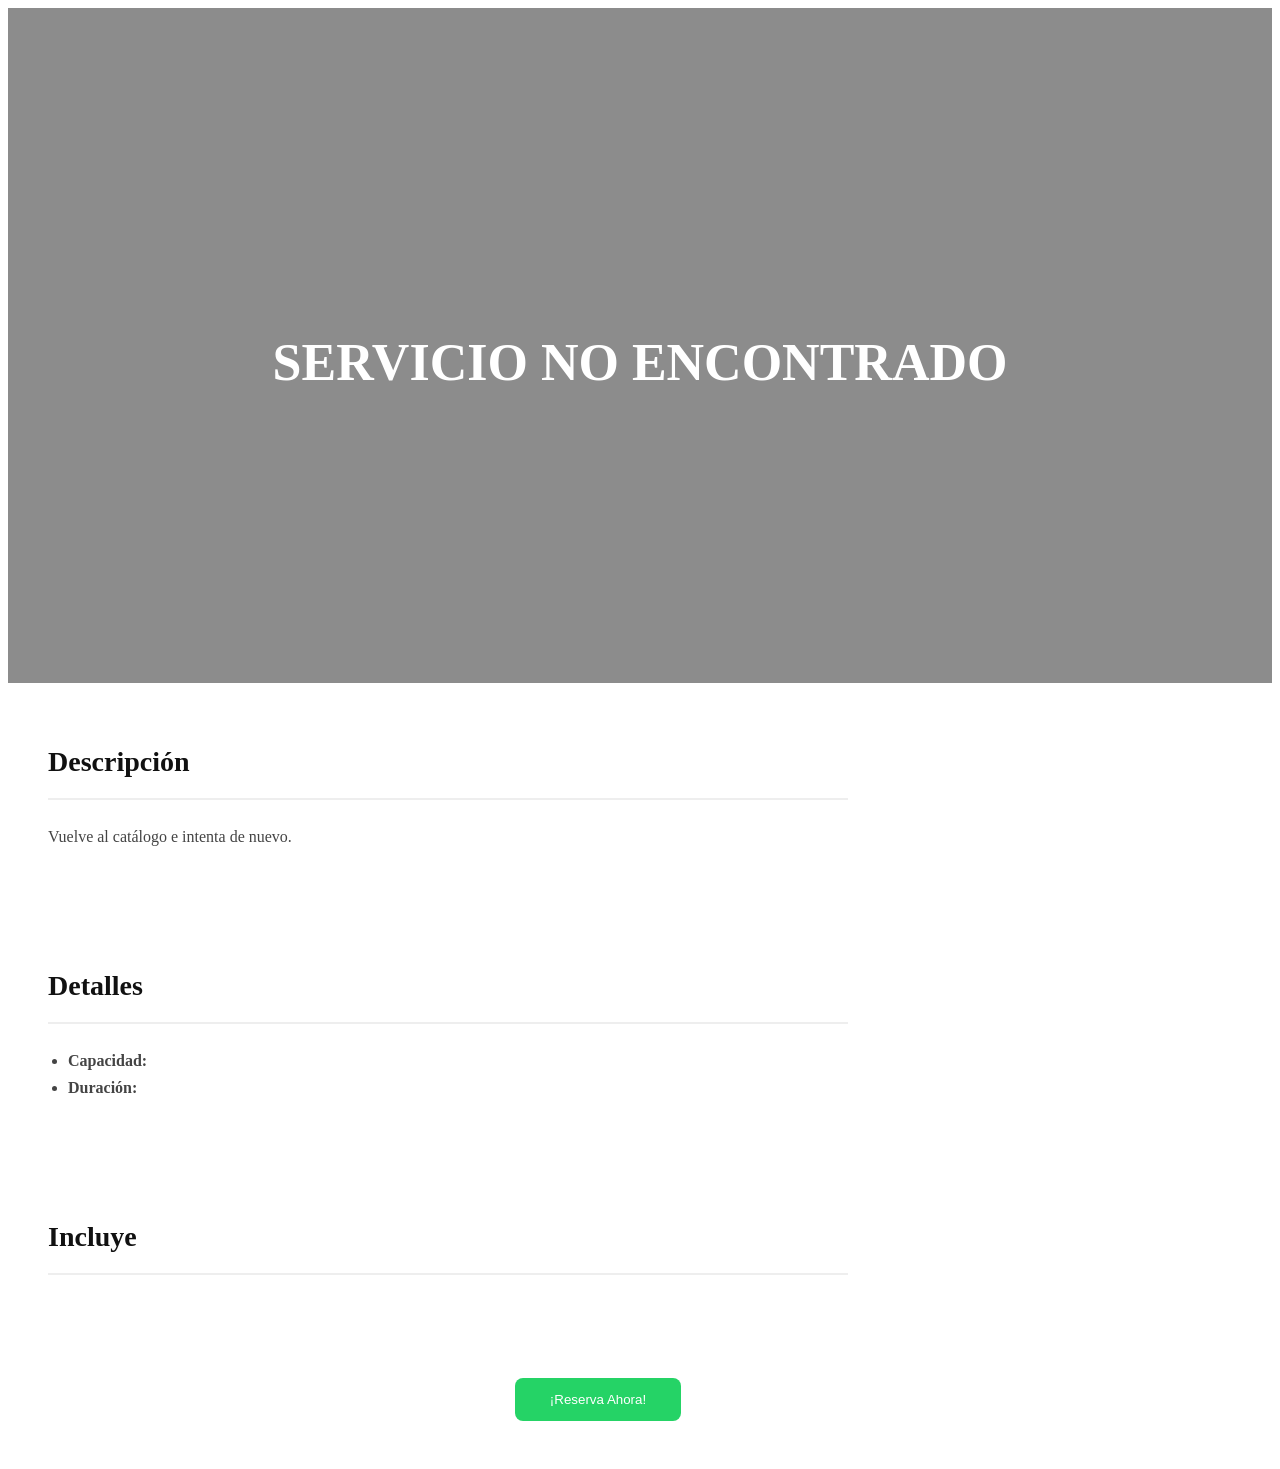
<file: alquiler-detail.html>
<!DOCTYPE html>
<html lang="es">
<head>
  <meta charset="UTF-8">
  <meta name="viewport" content="width=device-width, initial-scale=1.0">
  <title>Detalle Alquiler - Receptours cartagena</title>
    <link rel="icon" type="image/png" href="img/rt.png">
  <link href="https://fonts.googleapis.com/css2?family=Playfair+Display:wght@400;500;600&family=Inter:wght@300;400;500&display=swap" rel="stylesheet">
  <link rel="stylesheet" href="tours.css">
</head>
<body>

  <section class="tour-hero" id="hero">
    <div class="overlay"></div>
    <div class="hero-content">
      <h1 id="title"></h1>
      <p id="price"></p>
    </div>
  </section>

  <main class="content-wrapper">

    <section class="tour-section">
      <h2>Descripción</h2>
      <p id="description"></p>
    </section>

    <section class="tour-section">
      <h2>Detalles</h2>
      <ul>
        <li><strong>Capacidad:</strong> <span id="capacidad"></span></li>
        <li><strong>Duración:</strong> <span id="duracion"></span></li>
      </ul>
    </section>

    <section class="tour-section">
      <h2>Incluye</h2>
      <ul id="includes"></ul>
    </section>

    <div class="reserve-box">
      <button id="reserveBtn">¡Reserva Ahora!</button>
    </div>

  </main>

  <script src="script.js"></script>
  <script>
    document.addEventListener("DOMContentLoaded", () => {
      // Clave única: nombre — consistente con openAlquiler() en script.js
      const nombre = localStorage.getItem("alquilerSeleccionado");
      const item   = nombre ? alquiler.find(a => a.nombre === nombre) : null;

      if (!item) {
        document.getElementById("title").textContent       = "Servicio no encontrado";
        document.getElementById("description").textContent = "Vuelve al catálogo e intenta de nuevo.";
        return;
      }

      document.title = `${item.nombre} — Cartagena Trips`;
      document.getElementById("hero").style.backgroundImage = `url('${item.img}')`;
      document.getElementById("title").textContent       = item.nombre;
      document.getElementById("description").textContent = item.descripcion;

      // Estos campos son opcionales en el catálogo actual
      const capEl = document.getElementById("capacidad");
      const durEl = document.getElementById("duracion");
      if (capEl) capEl.textContent = item.capacidad || "Consultar";
      if (durEl) durEl.textContent = item.duracion  || "Consultar";

      const includesEl = document.getElementById("includes");
      if (includesEl) {
        includesEl.innerHTML = Array.isArray(item.incluye)
          ? item.incluye.map(i => `<li>${i}</li>`).join("")
          : "<li>Consultar detalles por WhatsApp</li>";
      }

      document.getElementById("reserveBtn").onclick = () => {
        const msg = encodeURIComponent(`Hola, quiero reservar: ${item.nombre}`);
        window.open(`https://wa.me/+573002459650?text=${msg}`, "_blank");
      };
    });
  </script>

</body>
</html>
</file>
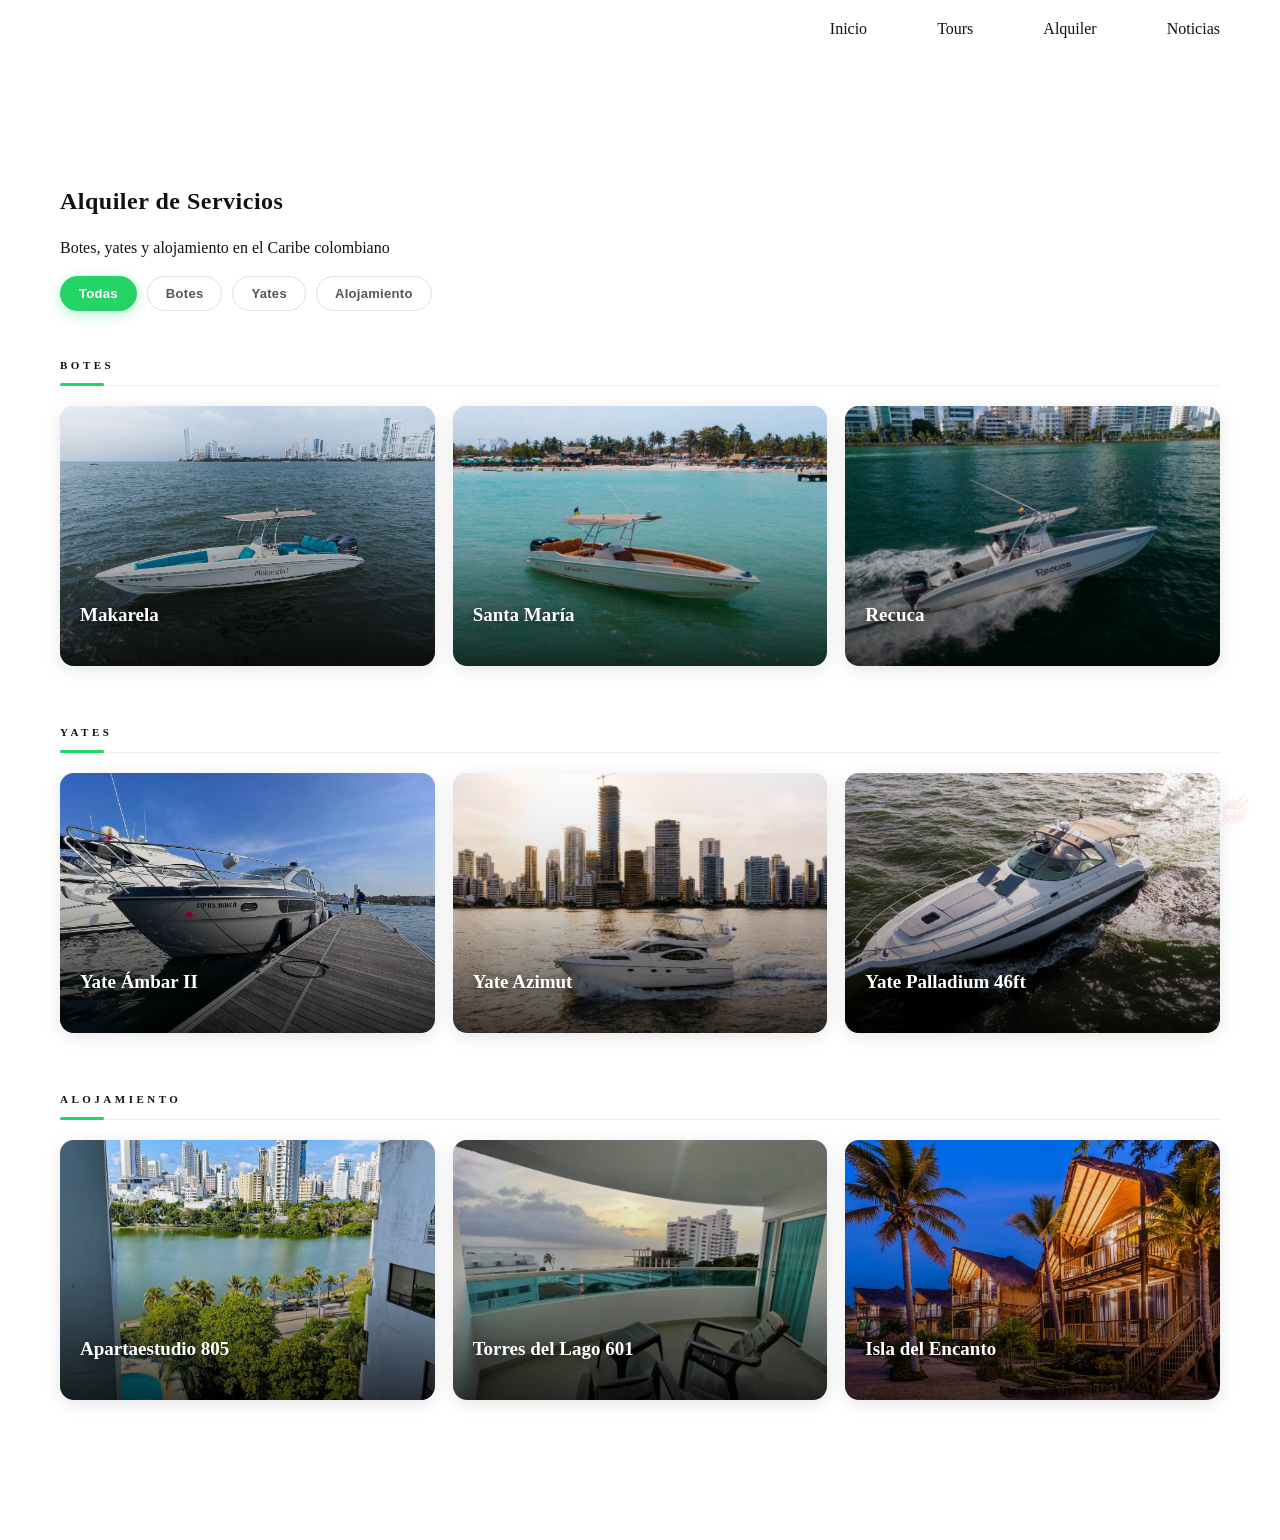
<file: alquiler.html>
<!DOCTYPE html>
<html lang="es">
<head>
  <meta charset="UTF-8">
  <meta name="viewport" content="width=device-width, initial-scale=1.0">
  <title>Receptours cartagena</title>
    <link rel="icon" type="image/png" href="img/rt.png">
  <link rel="stylesheet" href="style.css">
  <link rel="stylesheet" href="cards.css">
</head>

<body>

<header class="nav nav-solid">

  <nav>
    <a href="index.html">Inicio</a>
    <a href="tours.html">Tours</a>
    <a href="alquiler.html">Alquiler</a>
    <a href="noticias.html">Noticias</a>
  </nav>
</header>

<section class="page-catalog">
  <h2 class="page-catalog-title">Alquiler de Servicios</h2>
  <p class="page-catalog-sub">Botes, yates y alojamiento en el Caribe colombiano</p>

  <div id="rental-filter" class="filter-bar"></div>
  <div id="rental-container"></div>
</section>

<script src="script.js"></script>
</body>
</html>
</file>
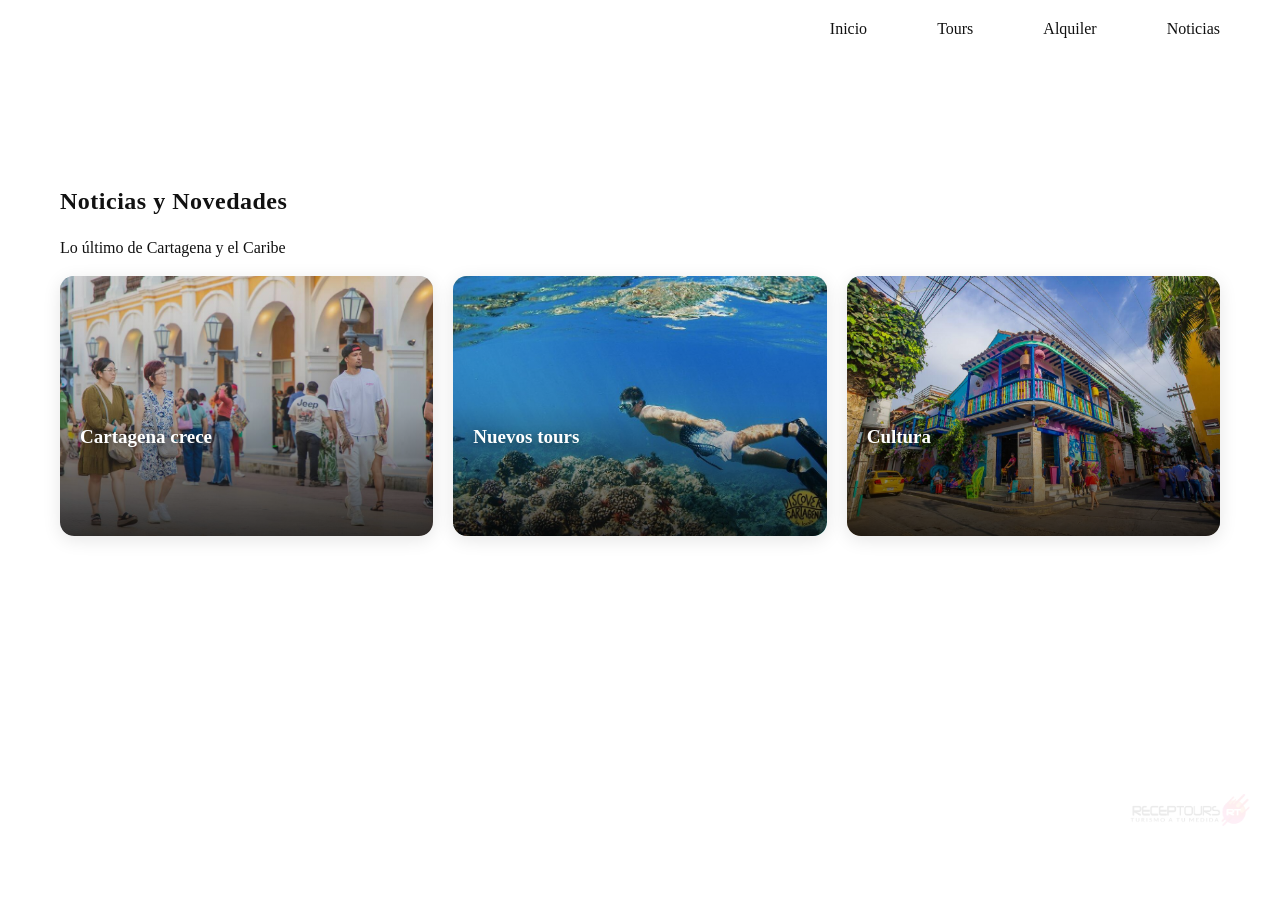
<file: noticias.html>
<!DOCTYPE html>
<html lang="es">
<head>
  <meta charset="UTF-8">
  <meta name="viewport" content="width=device-width, initial-scale=1.0">
  <title>Noticias | Receptours cartagena</title>
    <link rel="icon" type="image/png" href="img/rt.png">
  <link rel="stylesheet" href="style.css">
  <link rel="stylesheet" href="cards.css">
</head>

<body>

<header class="nav nav-solid">
  <div class="logo">
   
  </div>
  <nav>
    <a href="index.html">Inicio</a>
    <a href="tours.html">Tours</a>
    <a href="alquiler.html">Alquiler</a>
    <a href="noticias.html">Noticias</a>
  </nav>
</header>

<section class="page-catalog">
  <h2 class="page-catalog-title">Noticias y Novedades</h2>
  <p class="page-catalog-sub">Lo último de Cartagena y el Caribe</p>

  <div id="lista-temas" class="blog-grid"></div>
</section>

<script src="script.js"></script>

</body>
</html>
</file>
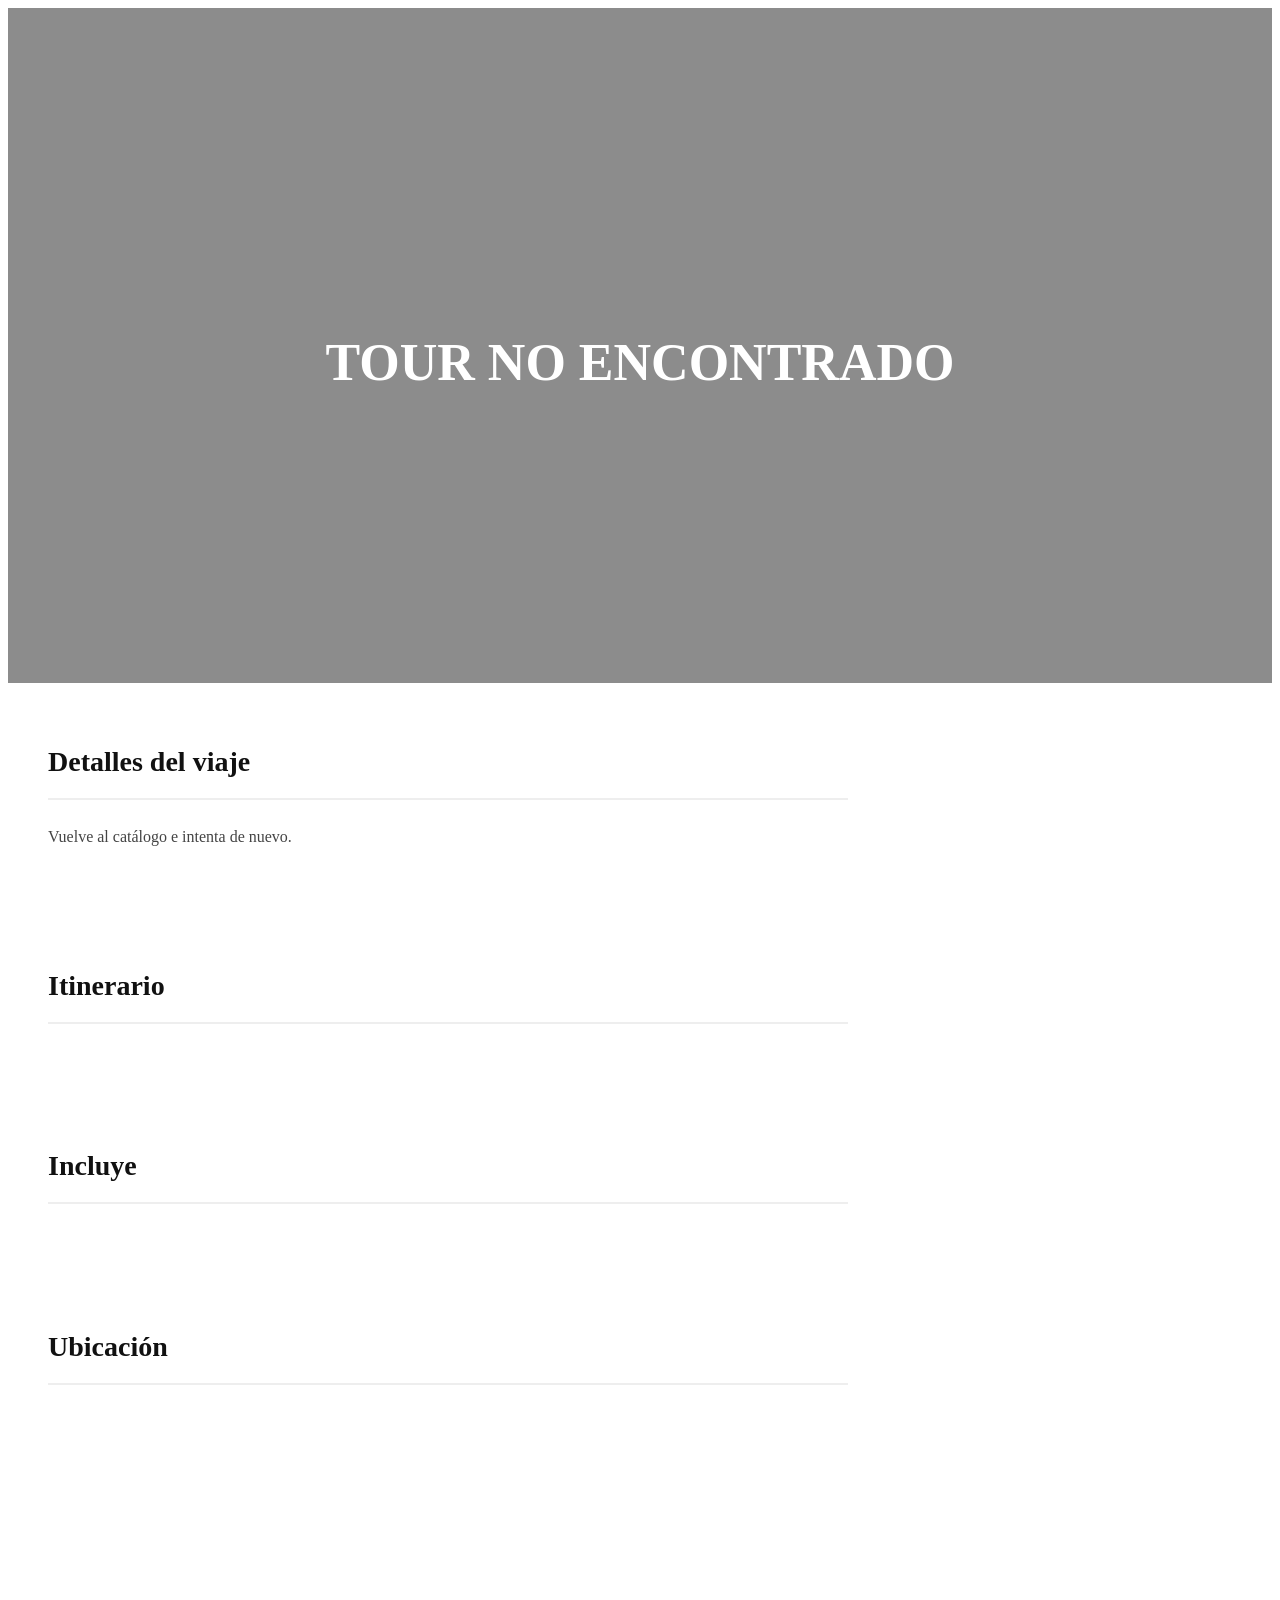
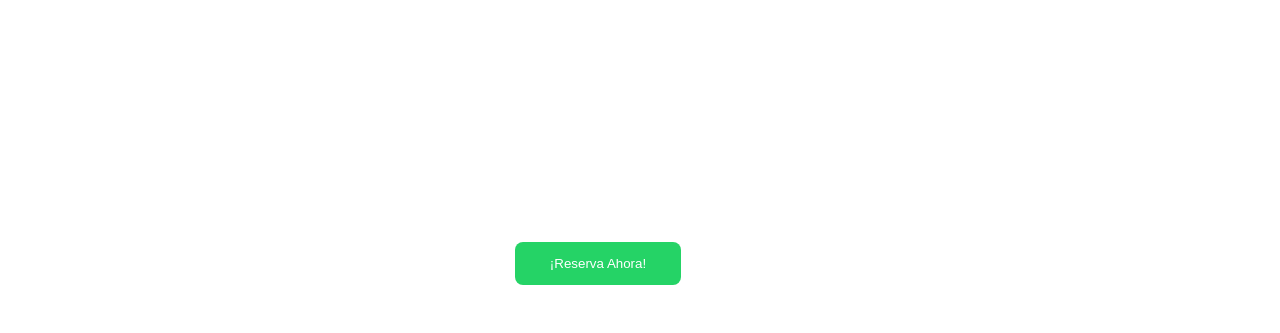
<file: tour.html>
<!DOCTYPE html>
<html lang="es">
<head>
  <meta charset="UTF-8">
  <meta name="viewport" content="width=device-width, initial-scale=1.0">
  <title>Detalle del Tour - Receptours cartagena</title>
    <link rel="icon" type="image/png" href="img/rt.png">
  <link href="https://fonts.googleapis.com/css2?family=Playfair+Display:wght@400;500;600&family=Inter:wght@300;400;500&display=swap" rel="stylesheet">
  <link rel="stylesheet" href="tours.css">

</head>
<body>

  <section class="tour-hero" id="hero">
    <div class="overlay"></div>
    <div class="hero-content">
      <h1 id="title">Bora Bora</h1>
      <p id="price">Disfruta de un día inolvidable en aguas cristalinas</p>
    </div>
  </section>

  <main class="content-wrapper">
    <section class="tour-section">
      <h2>Detalles del viaje</h2>
      <p id="description"></p>
    </section>

    <section class="tour-section">
      <h2>Itinerario</h2>
      <ul id="itinerary"></ul>
    </section>

    <section class="tour-section">
      <h2>Incluye</h2>
      <ul id="includes"></ul>
    </section>

    <section class="tour-section">
      <h2>Ubicación</h2>
      <iframe id="map" width="100%" height="350" style="border:0;" allowfullscreen="" loading="lazy"></iframe>
    </section>

    <div class="reserve-box">
      <button id="reserveBtn">¡Reserva Ahora!</button>
    </div>
  </main>

    <script src="script.js"></script>
  <script src="tour-detail.js"></script>
  


</body>
</html>
</file>
<file: tours.css>
/* ================= HERO ================= */
.tour-hero {
  position: relative;
  width: 100%;
  height: 75vh;
  min-height: 450px;

  display: flex;
  align-items: center;
  justify-content: center;

  background-position: center;
  background-size: cover;
  background-repeat: no-repeat;
}

.tour-hero .overlay {
  position: absolute;
  inset: 0;
  background: rgba(0,0,0,0.45);
}

.hero-content {
  position: relative;
  z-index: 2;
  text-align: center;
  color: #fff;
}

.hero-content h1 {
  font-size: 52px;
  margin-bottom: 10px;
  text-transform: uppercase;
}

.hero-content p {
  background: #25D366;
  display: inline-block;
  padding: 8px 20px;
  border-radius: 50px;
  font-weight: 600;
}

/* ================= CONTENIDO ================= */
.content-wrapper {
  max-width: 1100px;
  margin-left: 40px; /* 👈 mueve a la izquierda */
}

/* ================= SECCIONES ================= */
.tour-section {
  padding: 40px 0;
  max-width: 800px;
}

/* TITULO */
.tour-section h2 {
  font-size: 28px;
  color: #111;

  position: relative;
  padding-bottom: 20px;

  border-bottom: 2px solid #eee; /* gris */
}

/* LINEA VERDE (BIEN POSICIONADA ARRIBA) */
.tour-section h2::after {
  content: "";
  position: absolute;
  left: 0;

  top: 35px; /* 👈 CONTROL TOTAL (sube/baja aquí) */

  width: 60px;
  height: 3px;
  background: #25D366;
  border-radius: 2px;

  transform: scaleX(0);
  transform-origin: left;
  transition: transform 0.5s ease;
}

/* ANIMACION */
.tour-section.show h2::after {
  transform: scaleX(1);
}

/* TEXTO */
.tour-section p,
.tour-section ul {
  color: #444;
  line-height: 1.7;
}

.tour-section ul {
  padding-left: 20px;
}

/* ================= BOTON ================= */
.reserve-box {
  text-align: center;
  padding: 40px 0;
}

#reserveBtn {
  background: #25D366;
  color: white;
  border: none;
  padding: 14px 35px;
  border-radius: 8px;
  cursor: pointer;
}

#reserveBtn:hover {
  background: #1fae57;
}

/* ================= RESPONSIVE ================= */
@media (max-width: 768px) {
  .hero-content h1 {
    font-size: 34px;
  }

  .tour-hero {
    height: 60vh;
  }

  .content-wrapper {
    margin-left: 20px;
  }
}
#price {
  display: none !important;
}
/* Badge disponible cayendo desde arriba */
.tour-card .badge-disponible {
  position: absolute;
  top: -40px;
  left: 15px;
  background: #25D366;
  color: #fff;
  font-size: 11px;
  font-weight: 700;
  letter-spacing: 2px;
  text-transform: uppercase;
  padding: 5px 12px;
  border-radius: 0 0 8px 8px;
  transition: top 0.4s cubic-bezier(0.175, 0.885, 0.32, 1.275);
  z-index: 10;
}

.tour-card:hover .badge-disponible {
  top: 0px;
}

.tour-card .badge-reserva {
  position: absolute;
  top: -40px;
  right: 15px;
  background: rgba(0,0,0,0.75);
  color: #fff;
  font-size: 11px;
  font-weight: 700;
  letter-spacing: 2px;
  text-transform: uppercase;
  padding: 5px 12px;
  border-radius: 0 0 8px 8px;
  transition: top 0.4s cubic-bezier(0.175, 0.885, 0.32, 1.275) 0.08s;
  z-index: 10;
}

.tour-card:hover .badge-reserva {
  top: 0px;
}
</file>
<file: style.css>
/* ==========================================================================
   ESTILOS GENERALES
   ========================================================================== */

/* MARCA DE AGUA */

body::after {
  content: "";
  position: fixed;
  bottom: 30px;
  right: 30px;
  width: 120px;
  height: 120px;
  background-image: url('img/receptour.png');
  background-size: contain;
  background-repeat: no-repeat;
  background-position: center;
  opacity: 0.08;
  pointer-events: none;
  z-index: 9999;
}

body {
  background: #fff;
  font-family: "Bahnschrift Light", Times, serif;
  color: #111;
  margin: 0;
  padding: 0;
  -webkit-text-size-adjust: 100%;
}

h1, h2 {
  font-weight: 600;
  letter-spacing: 0.5px;
}

p {
  font-size: 16px;
  line-height: 1.6;
}

button {
  cursor: pointer;
}

/* ================= NAV ================= */
.nav {
  position: absolute;
  top: 0;
  left: 0;
  width: 100%;
  display: flex;
  justify-content: space-between;
  align-items: center;
  padding: 20px 60px 20px 0px;
  background: transparent;
  z-index: 1000;
  box-sizing: border-box;
}


.nav div {
  font-weight: bold;
  color: white;
}

.nav nav {
  display: flex;
  gap: 35px;
  margin-left: auto;
  align-items: center;
}

.nav a {
  color: white;
  text-decoration: none;
  font-weight: 500;
  text-shadow: 0 2px 10px rgba(0,0,0,0.6);
  margin-left: 35px;
}

.logo {
  display: flex;
   margin-top: 0;
  margin-left: 0; /* AJUSTA ESTE VALOR */
   
}

.logo img {
  height: 38px;

  width: 38px;
  border-radius: 50%;
  object-fit: cover;
  border: 2px solid rgba(255,255,255,0.6);
  box-shadow: 0 4px 15px rgba(0,0,0,0.3);
  transition: all 0.3s ease;
    position: relative;
  top: -22px; /* AJUSTA ESTE VALOR */
}

.logo img:hover {
  border-color: #25D366;
  transform: scale(1.05);
  box-shadow: 0 6px 20px rgba(37,211,102,0.4);
}

/* NAV SOLID — páginas internas */
.nav-solid {
  position: relative;
  background: #fff !important;
  display: flex !important;
  flex-direction: row !important;
  align-items: center !important;
  justify-content: space-between !important;
  padding: 20px 60px !important;
  
}

.nav-solid a {
  color: #111 !important;
  text-shadow: none !important;
}

.nav-solid .logo img {
  filter: none !important;
}

/* ================= SLIDER PRINCIPAL ================= */
.slider {
  height: 100vh;
  position: relative;
  overflow: hidden;
  background-color: #111;
}

.slide {
  position: absolute;
  inset: 0;
  opacity: 0;
  transition: opacity 1s ease-in-out;
  z-index: 1;
}

.slide.active {
  opacity: 1;
  z-index: 2;
}

.slide img {
  width: 100%;
  height: 100%;
  object-fit: cover;
}

/* ================= AVES ================= */
.sky-birds {
  position: absolute;
  top: 15%;
  left: 0;
  width: 100%;
  height: 200px;
  z-index: 5;
  pointer-events: none;
  overflow: hidden;
}

.bird {
  position: absolute;
  width: 35px;
  height: 35px;
  left: -50px;
  animation: flyHorizontal 25s linear infinite, flap 0.6s ease-in-out infinite alternate;
}

.bird.b1 { top: 10%; animation-duration: 22s, 0.5s; transform: scale(0.8); }
.bird.b2 { top: 45%; animation-delay: 5s, 0s; animation-duration: 28s, 0.7s; transform: scale(0.6); }
.bird.b3 { top: 25%; animation-delay: 12s, 0.2s; animation-duration: 32s, 0.6s; transform: scale(1.1); }

@keyframes flyHorizontal {
  0%   { left: -50px; }
  100% { left: 105%; }
}

@keyframes flap {
  0%   { transform: scaleY(1) rotate(-5deg); }
  100% { transform: scaleY(0.3) rotate(5deg); }
}

/* ================= TEXTO SLIDER ================= */
.text {
  position: absolute;
  bottom: 120px;
  left: 60px;
  max-width: 600px;
  z-index: 50;
  opacity: 0;
  transform: translateX(-60px);
  transition: opacity 0.8s ease, transform 0.8s ease;
}

.text.active-text {
  opacity: 1 !important;
  transform: translateX(0) !important;
  filter: none !important;
}

.text h1 {
  font-size: 72px;
  color: #fff;
  font-weight: 700;
  text-transform: uppercase;
  text-shadow: 0 8px 30px rgba(0,0,0,0.6);
  margin-bottom: 10px;
}

.text p {
  font-size: 26px;
  color: rgba(255,255,255,0.85);
  text-shadow: 0 6px 20px rgba(0,0,0,0.6);
  line-height: 1.4;
}

/* ================= BOTONES HOME ================= */
.hero-buttons {
  position: absolute;
  bottom: 50px;
  left: 60px;
  z-index: 60;
  display: flex;
  gap: 15px;
}

.hero-buttons button {
  padding: 12px 22px;
  border: none;
  font-weight: 600;
  cursor: pointer;
}

.hero-buttons .btn-tour {
  background: transparent !important;
  color: #ffffff !important;
  font-size: 15px;
  letter-spacing: 0.5px;
  transition: opacity 0.3s ease;
}

.hero-buttons .btn-tour:hover { opacity: 0.8; }

.hero-buttons .btn-reservar {
  background: #25D366 !important;
  color: #ffffff !important;
  border-radius: 8px;
  font-size: 15px;
  box-shadow: 0 8px 20px rgba(37,211,102,0.3);
  transition: all 0.3s ease;
}

.hero-buttons .btn-reservar:hover {
  background: #1fae57 !important;
  transform: translateY(-2px);
  box-shadow: 0 12px 25px rgba(37,211,102,0.4);
}

/* ================= FLECHAS HOME ================= */
.slider-arrows.home-arrows {
  position: absolute;
  bottom: 40px;
  right: 40px;
  top: auto;
  transform: none;
  z-index: 10;
  display: flex;
  gap: 15px;
}

.slider-arrows.home-arrows button {
  background: rgba(0,0,0,0.35);
  border: none;
  color: white;
  font-size: 22px;
  padding: 12px 16px;
  cursor: pointer;
  border-radius: 8px;
  transition: 0.3s;
  width: auto;
  height: auto;
  box-shadow: none;
}

.slider-arrows.home-arrows button:hover {
  background: rgba(0,0,0,0.6);
  transform: scale(1.05);
}

/* ================= SECCIONES POPULARES ================= */
.popular-slider {
  padding: 100px 60px;
  text-align: left;
  position: relative;
}

.popular-slider h2 {
  font-size: 48px;
  font-weight: 800;
  letter-spacing: 1px;
  margin-bottom: 15px;
  color: #111;
  position: relative;
}

.popular-slider h2::after {
  content: "";
  display: block;
  width: 90px;
  height: 3px;
  background: #25D366;
  margin: 12px 0 0;
  border-radius: 2px;
}

.slider-arrows button, .slider-btn {
  position: relative;
  z-index: 101 !important;
  background: rgba(0,0,0,0.35);
  border: none;
  color: white;
  font-size: 22px;
  padding: 12px 16px;
  cursor: pointer;
  border-radius: 8px;
  transition: 0.3s;
  box-shadow: none;
  width: auto;
  height: auto;
}

.slider-arrows button:hover, .slider-btn:hover {
  background: rgba(0,0,0,0.6);
  transform: scale(1.05);
}

.popular-slider .slider-arrows, .slider-btn {
  position: absolute;
  top: 175px;
  bottom: auto;
  right: 60px;
  left: auto;
  transform: none;
  display: flex;
  gap: 10px;
  z-index: 100 !important;
}

/* VER TODO */
.slider-label {
  display: inline-block;
  margin-top: 0;
  margin-bottom: 20px;
  color: #25D366;
  font-size: 13px;
  font-weight: 700;
  letter-spacing: 1.5px;
  text-transform: uppercase;
  cursor: pointer;
  position: relative;
  padding-bottom: 4px;
  transition: color 0.3s ease;
  text-align: left;
}

.slider-label::after {
  content: "";
  position: absolute;
  bottom: 0;
  left: 0;
  width: 0;
  height: 2px;
  background: #25D366;
  transition: width 0.3s ease;
}

.slider-label:hover { color: #1fae57; }
.slider-label:hover::after { width: 100%; }

/* ================= CAROUSEL ================= */
.slider-container {
  width: 100%;
  position: relative;
  overflow: hidden;
  z-index: 5;
  padding: 15px 0;
}

.slider-track {
  display: flex;
  gap: 20px;
  transition: transform 0.5s ease;
  width: max-content;
}

/* ================= CARDS TOURS ================= */
.tours-grid {
  display: grid;
  grid-template-columns: repeat(2, 1fr);
  gap: 30px;
}

.tour-card {
  flex: 0 0 380px;
  width: 380px;
  height: 320px;
  border-radius: 15px;
  overflow: hidden;
  position: relative;
  cursor: pointer;
  transition: 0.4s ease;
  box-shadow: 0 8px 20px rgba(0,0,0,0.1);
}

.tour-card img {
  width: 100%;
  height: 100%;
  object-fit: cover;
  transition: 0.5s ease;
}

.tour-card:hover img {
  transform: scale(1.1);
  filter: brightness(0.8);
}

.overlay-text {
  position: absolute;
  bottom: 0;
  width: 100%;
  padding: 15px;
  color: white;
  background: linear-gradient(to top, rgba(0,0,0,.7), transparent);
  box-sizing: border-box;
  text-align: left;
}

.overlay-text h3 { font-size: 22px; margin: 0; }
.overlay-text span { font-size: 14px; opacity: 0.9; }

/* ================= BADGES DISPONIBLE / RESERVA ================= */
.tour-card .badge-disponible {
  position: absolute;
  top: -40px;
  left: 15px;
  background: #25D366;
  color: #fff;
  font-size: 11px;
  font-weight: 700;
  letter-spacing: 2px;
  text-transform: uppercase;
  padding: 5px 12px;
  border-radius: 0 0 8px 8px;
  transition: top 0.4s cubic-bezier(0.175, 0.885, 0.32, 1.275);
  z-index: 10;
}

.tour-card:hover .badge-disponible { top: 0; }

.tour-card .badge-reserva {
  position: absolute;
  top: -40px;
  right: 15px;
  background: rgba(0,0,0,0.75);
  color: #fff;
  font-size: 11px;
  font-weight: 700;
  letter-spacing: 2px;
  text-transform: uppercase;
  padding: 5px 12px;
  border-radius: 0 0 8px 8px;
  transition: top 0.4s cubic-bezier(0.175, 0.885, 0.32, 1.275) 0.08s;
  z-index: 10;
}

.tour-card:hover .badge-reserva { top: 0; }

/* ================= ALQUILER HERO ================= */
.alquiler-hero {
  position: relative;
  width: 100%;
  height: 75vh;
  min-height: 450px;
  display: flex;
  align-items: center;
  justify-content: center;
  background-position: center;
  background-size: cover;
  background-repeat: no-repeat;
  background-color: #000;
  overflow: hidden;
}

.alquiler-hero .overlay {
  position: absolute;
  inset: 0;
  background: rgba(0,0,0,0.45);
  z-index: 1;
}

.alquiler-hero .hero-content {
  position: relative;
  z-index: 2;
  text-align: center;
  color: #fff;
  padding: 0 24px;
}

.alquiler-hero .hero-content h1 {
  font-size: 52px;
  font-weight: 700;
  text-transform: uppercase;
  margin-bottom: 15px;
  text-shadow: 0 4px 15px rgba(0,0,0,0.4);
}

.alquiler-hero .hero-content p {
  background: #25D366;
  display: inline-block;
  padding: 8px 20px;
  border-radius: 50px;
  font-weight: 600;
  font-size: 18px;
  color: #fff;
  margin: 0;
  text-shadow: none;
}

.alquiler-wrapper { background: #fff; position: relative; z-index: 20; }
.alquiler-content-wrapper { max-width: 1100px; margin-left: 60px; }
.alquiler-section { padding: 40px 0; max-width: 800px; }

.alquiler-section h2 {
  font-size: 28px;
  color: #111;
  position: relative;
  padding-bottom: 20px;
  border-bottom: 2px solid #eee;
  margin-bottom: 20px;
}

.alquiler-section h2::after {
  content: "";
  position: absolute;
  left: 0;
  top: 35px;
  width: 60px;
  height: 3px;
  background: #25D366;
  border-radius: 2px;
  transform: scaleX(0);
  transform-origin: left;
  transition: transform 0.5s ease;
}

.alquiler-section.show h2::after { transform: scaleX(1); }

.alquiler-section p,
.alquiler-section ul { color: #444; line-height: 1.7; font-size: 16px; }
.alquiler-section ul { padding-left: 20px; }
.alquiler-section li { margin-bottom: 10px; }

#rental-track {
  display: flex;
  gap: 20px;
  transition: transform 0.5s ease;
  width: max-content;
}

#rental-track .tour-card {
  flex: 0 0 380px;
  width: 380px;
  height: 320px;
}

#rental-track .tour-card img {
  width: 100%;
  height: 100%;
  object-fit: cover;
  object-position: top;
}

#rental-track .tour-card:hover img {
  transform: scale(1.1);
  filter: brightness(0.8);
}

.alquiler-reserve { text-align: center; padding: 40px 0 100px 0; }

#reserveAlquilerBtn {
  background: #25D366;
  color: #fff;
  border: none;
  padding: 14px 35px;
  font-size: 16px;
  font-weight: 600;
  border-radius: 8px;
  cursor: pointer;
  box-shadow: 0 8px 20px rgba(37,211,102,0.3);
  transition: all 0.3s ease;
}

#reserveAlquilerBtn:hover {
  background: #1fae57;
  transform: translateY(-2px);
  box-shadow: 0 12px 25px rgba(37,211,102,0.4);
}

/* ================= BLOG ================= */
.blog-section {
  padding: 100px 60px;
  background: #fafafa;
}

.blog-section h2 {
  font-size: 40px;
  margin-bottom: 15px;
  position: relative;
}

.blog-section h2::after {
  content: "";
  display: block;
  width: 90px;
  height: 3px;
  background: #25D366;
  margin: 12px 0 0;
  border-radius: 2px;
}

.blog-section p { color: #666; margin-bottom: 40px; }

#blogGrid {
  display: flex;
  gap: 20px;
  flex-wrap: wrap;
}

#blogGrid .tour-card {
  flex: 0 0 380px;
  width: 380px;
  height: 320px;
}

.blog-card {
  background: white;
  border-radius: 12px;
  overflow: hidden;
  box-shadow: 0 10px 25px rgba(0,0,0,0.08);
  transition: 0.3s;
  cursor: pointer;
}

.blog-card:hover { transform: translateY(-5px); }
.blog-card img { width: 100%; height: 180px; object-fit: cover; }
.blog-content { padding: 15px; }
.blog-date { font-size: 12px; color: #888; }
.blog-title { font-size: 18px; margin: 8px 0; }
.blog-text { font-size: 14px; color: #666; }

/* MODAL BLOG */
.blog-modal {
  position: fixed;
  top: 0; left: 0;
  width: 100%; height: 100%;
  background: rgba(0,0,0,0.8);
  display: none;
  justify-content: center;
  align-items: center;
  z-index: 999;
}

.blog-modal-content {
  background: #fff;
  width: 80%;
  max-width: 800px;
  border-radius: 10px;
  overflow: hidden;
  animation: fadeIn 0.3s ease;
}

.blog-modal-content img { width: 100%; height: 300px; object-fit: cover; }
.blog-modal-content h2 { padding: 15px; font-size: 24px; }
.blog-modal-content p { padding: 0 15px 15px; line-height: 1.6; color: #444; }
.blog-modal-content .close { position: absolute; right: 20px; top: 10px; font-size: 30px; cursor: pointer; }

@keyframes fadeIn {
  from { opacity: 0; transform: scale(0.9); }
  to   { opacity: 1; transform: scale(1); }
}

/* ================= TOURS LIST GRID ================= */
.tours-list-grid {
  display: flex;
  flex-wrap: wrap;
  gap: 20px;
  justify-content: flex-start;
}

.tour-detail-hidden { display: none; padding: 40px; }
.tour-detail-img { width: 100%; height: 400px; object-fit: cover; border-radius: 15px; }
.tour-detail-map { border: 0; border-radius: 10px; }

#price { display: none !important; }

.btn-volver {
  background: transparent;
  border: 1px solid #ddd;
  padding: 12px 22px;
  border-radius: 8px;
  font-size: 14px;
  cursor: pointer;
  transition: 0.2s;
}

.btn-volver:hover { background: #f5f5f5; }

/* ================= TOURS PAGE ================= */
.tours-page { padding-top: 100px; }

/* ================= INSTAGRAM ================= */
.instagram-section { padding: 80px 10%; text-align: center; }
.instagram-section h2 { font-size: 32px; margin-bottom: 30px; position: relative; }
.instagram-wrapper { display: grid; grid-template-columns: repeat(3, 1fr); gap: 20px; }
.instagram-btn {
  display: inline-block;
  margin-top: 30px;
  padding: 12px 25px;
  background: #E1306C;
  color: #fff;
  text-decoration: none;
  border-radius: 8px;
  font-weight: bold;
}

/* ================= SOCIAL PREMIUM ================= */
.social-premium { padding: 80px 10%; text-align: center; background: #fff; }
.social-premium h2 { font-size: 34px; color: #111; margin-bottom: 8px; }
.social-premium p { color: #666; margin-bottom: 40px; }

.social-cards { display: grid; grid-template-columns: repeat(4, 1fr); gap: 18px; }

.social-card {
  text-decoration: none;
  padding: 25px 15px;
  border-radius: 14px;
  background: #fff;
  border: 1px solid #eee;
  box-shadow: 0 6px 18px rgba(0,0,0,0.06);
  transition: all 0.3s ease;
  transform: translateY(20px);
  opacity: 0;
  animation: fadeUp 0.7s forwards;
  display: flex;
  flex-direction: column;
  align-items: center;
  justify-content: center;
  gap: 8px;
}

.social-card:hover { transform: translateY(-6px); box-shadow: 0 10px 25px rgba(0,0,0,0.12); }
.social-card .icon { font-size: 34px; line-height: 1; }
.social-card .icon svg { width: 34px; height: 34px; }
.social-card.wa .icon, .social-card.wa .icon svg { color: #25D366; fill: #25D366; }
.social-card.wa:hover { border-top: 3px solid #25D366; }
.social-card.ig .icon, .social-card.ig .icon svg { color: #E1306C; fill: #E1306C; }
.social-card.ig:hover { border-top: 3px solid #E1306C; }
.social-card.fb .icon, .social-card.fb .icon svg { color: #1877F2; fill: #1877F2; }
.social-card.fb:hover { border-top: 3px solid #1877F2; }
.social-card.tt .icon, .social-card.tt .icon svg { color: #000; fill: #000; }
.social-card.tt:hover { border-top: 3px solid #000; }
.social-card h3 { margin: 5px 0; font-size: 18px; color: #111; }
.social-card span { font-size: 13px; color: #777; }

@keyframes fadeUp { to { opacity: 1; transform: translateY(0); } }

/* ================= SOCIAL POSTS ================= */
.social-posts { padding: 80px 10%; background: #fff; text-align: center; }
.social-posts h2 { font-size: 34px; margin-bottom: 40px; color: #111; }
.social-grid { display: grid; grid-template-columns: repeat(3, 1fr); gap: 20px; }

.social-post {
  background: #fff;
  border-radius: 14px;
  padding: 15px;
  box-shadow: 0 6px 18px rgba(0,0,0,0.06);
  transition: 0.3s;
}

.social-post:hover { transform: translateY(-5px); }
.social-post h3 { margin-bottom: 10px; font-size: 18px; }
.social-post a { display: inline-block; margin-top: 10px; text-decoration: none; font-weight: 600; }
.social-post.ig h3, .social-post.ig a { color: #E1306C; }
.social-post.fb h3, .social-post.fb a { color: #1877F2; }
.social-post.tt h3, .social-post.tt a { color: #000; }

/* ================= FB IFRAME ================= */
.fb-iframe { border: none; overflow: hidden; display: block; }
.tiktok-embed-block { max-width: 100%; min-width: 288px; }

/* ================= DETALLE ALQUILER ================= */
.alquiler-detail-page { max-width: 800px; margin: 0 auto; padding: 40px 24px 80px; }
.alquiler-detail-img { width: 100%; height: 420px; object-fit: cover; border-radius: 15px; margin-bottom: 30px; }
.alquiler-detail-content h1 { font-size: 38px; font-weight: 800; color: #111; margin-bottom: 8px; }
.alquiler-detail-precio { font-size: 22px; font-weight: 700; color: #25D366; margin-bottom: 16px; }

.alquiler-detail-info {
  display: flex;
  gap: 30px;
  margin: 24px 0;
  padding: 20px;
  background: #f5f5f5;
  border-radius: 12px;
}

.alquiler-info-item { display: flex; flex-direction: column; gap: 4px; }
.alquiler-info-label { font-size: 11px; font-weight: 700; letter-spacing: 2px; text-transform: uppercase; color: #999; }
.alquiler-detail-content h2 { font-size: 20px; margin: 24px 0 12px; }
.alquiler-detail-content ul { padding-left: 20px; color: #444; line-height: 2; }

/* ================= NOTICIA DETAIL ================= */
.nd-hero { position: relative; width: 100%; height: 70vh; overflow: hidden; }
.nd-hero img { width: 100%; height: 100%; object-fit: cover; object-position: center; display: block; }
.nd-hero-overlay { position: absolute; inset: 0; background: linear-gradient(to bottom, rgba(0,0,0,0.1), rgba(0,0,0,0.6)); }

.nd-hero-tag {
  position: absolute;
  top: 30px;
  left: 40px;
  background: #25D366;
  color: #fff;
  font-size: 11px;
  font-weight: 800;
  letter-spacing: 3px;
  padding: 6px 16px;
  border-radius: 2px;
}

.nd-article { max-width: 760px; margin: 0 auto; padding: 50px 24px 100px; }
.nd-meta { display: flex; align-items: center; gap: 20px; margin-bottom: 20px; }
.nd-categoria { font-size: 11px; font-weight: 700; letter-spacing: 2px; text-transform: uppercase; color: #25D366; }
.nd-fecha { font-size: 13px; color: #999; }

.nd-article h1 {
  font-size: clamp(28px, 5vw, 52px);
  font-weight: 900;
  line-height: 1.1;
  letter-spacing: -1.5px;
  color: #0a0a0a;
  margin: 0 0 24px;
}

.nd-divider { width: 60px; height: 4px; background: #25D366; border-radius: 2px; margin-bottom: 28px; }

.nd-lead {
  font-size: 20px;
  font-weight: 500;
  color: #222;
  line-height: 1.6;
  margin-bottom: 24px;
  border-left: 4px solid #25D366;
  padding-left: 20px;
  border-radius: 0;
}

#contenido-noticia { font-size: 17px; color: #444; line-height: 1.85; margin-bottom: 50px; }

.nd-footer-article {
  display: flex;
  align-items: center;
  justify-content: space-between;
  padding-top: 30px;
  border-top: 1px solid #eee;
  flex-wrap: wrap;
  gap: 16px;
}

.nd-btn-volver {
  background: transparent;
  border: 1.5px solid #ddd;
  padding: 10px 22px;
  border-radius: 50px;
  font-size: 13px;
  font-weight: 600;
  cursor: pointer;
  color: #444;
  transition: all 0.2s ease;
}

.nd-btn-volver:hover { border-color: #25D366; color: #25D366; }

.nd-share { display: flex; align-items: center; gap: 10px; font-size: 13px; color: #999; }

.nd-share-btn {
  background: #f5f5f5;
  color: #333;
  border: none;
  padding: 8px 16px;
  border-radius: 50px;
  font-size: 12px;
  font-weight: 600;
  cursor: pointer;
  transition: all 0.2s ease;
}

.nd-share-btn:hover { background: #25D366; color: #fff; }

/* ================= FOOTER ================= */
.footer { background: #0d0d0d; color: #fff; overflow: hidden; }

.footer-tagline {
  border-top: 1px solid rgba(255,255,255,0.08);
  border-bottom: 1px solid rgba(255,255,255,0.08);
  overflow: hidden;
  padding: 10px 0;
  background: #0d0d0d;
}

.footer-tagline-inner {
  display: flex;
  gap: 32px;
  width: max-content;
  animation: ticker 18s linear infinite;
}

.footer-tagline-inner span {
  font-size: 11px;
  font-weight: 700;
  letter-spacing: 3px;
  text-transform: uppercase;
  color: rgba(255,255,255,0.35);
  white-space: nowrap;
}

.footer-dot { color: #25D366 !important; opacity: 1 !important; }

@keyframes ticker {
  0%   { transform: translateX(0); }
  100% { transform: translateX(-50%); }
}

.footer-cta { text-align: center; padding: 45px 60px 38px; }
.footer-cta-label { font-size: 11px; font-weight: 600; letter-spacing: 3px; text-transform: uppercase; color: #25D366; margin: 0 0 12px; }

.footer-cta-headline {
  font-size: clamp(26px, 3.5vw, 48px);
  font-weight: 800;
  line-height: 1.05;
  letter-spacing: -1.5px;
  color: #fff;
  margin: 0 0 24px;
}

.footer-cta-btn {
  display: inline-flex;
  align-items: center;
  gap: 8px;
  background: #25D366;
  color: #fff;
  text-decoration: none;
  font-weight: 700;
  font-size: 14px;
  padding: 12px 26px;
  border-radius: 50px;
  transition: all 0.3s ease;
  letter-spacing: 0.3px;
}

.footer-cta-btn svg { width: 16px; height: 16px; transition: transform 0.3s ease; }
.footer-cta-btn:hover { background: #1fae57; transform: translateY(-2px); box-shadow: 0 15px 35px rgba(37,211,102,0.3); }
.footer-cta-btn:hover svg { transform: translateX(4px); }

.footer-divider { height: 1px; background: rgba(255,255,255,0.08); margin: 0 60px; }

.footer-body { display: flex; align-items: center; justify-content: space-between; padding: 24px 60px; gap: 40px; }

.footer-logo { height: 28px; width: auto; object-fit: contain; display: block; filter: none; margin-bottom: 8px; }
.footer-brand p { font-size: 12px; color: rgba(255,255,255,0.35); line-height: 1.6; margin: 0; }

.footer-links { display: flex; gap: 28px; }
.footer-links a { color: rgba(255,255,255,0.45); text-decoration: none; font-size: 13px; font-weight: 500; transition: color 0.2s ease; }
.footer-links a:hover { color: #fff; }

.footer-social { display: flex; gap: 8px; }

.footer-social a {
  display: flex;
  align-items: center;
  justify-content: center;
  width: 34px;
  height: 34px;
  border-radius: 50%;
  border: 1px solid rgba(255,255,255,0.12);
  color: rgba(255,255,255,0.5);
  transition: all 0.25s ease;
}

.footer-social a:hover { background: #25D366; border-color: #25D366; color: #fff; transform: translateY(-3px); }
.footer-social svg { width: 15px; height: 15px; }

.footer-bottom {
  display: flex;
  justify-content: space-between;
  padding: 14px 60px;
  border-top: 1px solid rgba(255,255,255,0.06);
  font-size: 11px;
  color: rgba(255,255,255,0.2);
}

/* ==========================================================================
   MEDIA QUERIES
   ========================================================================== */
@media (max-width: 768px) {

  .nav, .text, .hero-buttons, .popular-slider, .section, .blog-section {
    padding: 20px 24px !important;
  }

  .nav { background: linear-gradient(to bottom, rgba(0,0,0,0.6), transparent); }
  .nav nav { gap: 15px; }
  .nav a { font-size: 14px; margin-left: 10px; }

  .logo img { height: 30px; width: 30px; }

  .nav-solid { padding: 16px 24px !important; }

  .text { bottom: 160px; left: 24px; }
  .text h1 { font-size: 38px; }
  .text p { font-size: 18px; }

  .hero-buttons { bottom: 40px; left: 24px; width: calc(100% - 48px); display: flex; gap: 10px; }
  .hero-buttons button { flex: 1; font-size: 14px; padding: 14px 10px; }
  .slider-arrows.home-arrows { display: none !important; }

  .popular-slider { padding-top: 60px !important; padding-bottom: 90px !important; }
  .popular-slider h2 { font-size: 28px; margin-bottom: 30px; }

  .slider-container { overflow-x: auto; scroll-snap-type: x mandatory; -webkit-overflow-scrolling: touch; }
  .slider-track { display: flex; gap: 12px; transform: none !important; width: auto; }

  .tour-card {
    flex: 0 0 82% !important;
    width: 82% !important;
    max-width: 82% !important;
    height: 300px !important;
    scroll-snap-align: start;
    position: relative;
    overflow: hidden;
  }

  #rental-track { transform: none !important; width: auto !important; gap: 12px; }
  #rental-track .tour-card { flex: 0 0 82% !important; width: 82% !important; max-width: 82% !important; height: 300px !important; scroll-snap-align: start; }
  #rental-track .tour-card img { width: 100% !important; height: 100% !important; object-fit: cover !important; object-position: top !important; }

  .tour-card img, #rental-track .alquiler-card img { width: 100%; height: 100%; object-fit: cover; }
  .slider-arrows:not(.home-arrows) { display: none !important; }
  .tours-grid { grid-template-columns: 1fr; }
  .tours-list-grid .tour-card { flex: 0 0 100% !important; width: 100% !important; }

  .alquiler-hero { height: 60vh; }
  .alquiler-hero .hero-content h1 { font-size: 34px; }
  .alquiler-hero .hero-content p { font-size: 16px; }
  .alquiler-content-wrapper { margin-left: 24px; padding-right: 24px; }
  .alquiler-section { padding: 40px 0; }

  .tours-page { padding-top: 90px; }

  .instagram-wrapper { grid-template-columns: 1fr; }
  .social-cards { grid-template-columns: repeat(2, 1fr); }
  .social-grid {
  grid-template-columns: repeat(2, 1fr);
}

  .alquiler-detail-img { height: 240px; }
  .alquiler-detail-content h1 { font-size: 28px; }
  .alquiler-detail-info { flex-direction: column; gap: 16px; }

  .nd-hero { height: 50vh; }
  .nd-hero-tag { top: 20px; left: 20px; }
  .nd-article { padding: 36px 20px 80px; }
  .nd-lead { font-size: 17px; }
  #contenido-noticia { font-size: 16px; }
  .nd-footer-article { flex-direction: column; align-items: flex-start; }

  .footer-cta { padding: 36px 24px 28px; }
  .footer-cta-headline { letter-spacing: -1px; }
  .footer-divider { margin: 0 24px; }
  .footer-body { flex-direction: column; align-items: flex-start; padding: 24px; gap: 22px; }
  .footer-links { flex-wrap: wrap; gap: 12px 20px; }
  .footer-bottom { flex-direction: column; gap: 4px; padding: 12px 24px; text-align: center; align-items: center; }
}
@media (max-width: 480px) {
  .social-cards { grid-template-columns: repeat(2, 1fr); }
}
@media (max-width: 768px) {
  body::after {
    display: none;
  }
}
.bloque-categoria {
  margin: 40px 0;
}

.titulo-categoria {
  font-size: 24px;
  margin-bottom: 20px;
  text-transform: uppercase;
}

.grid-categoria {
  display: grid;
  grid-template-columns: repeat(auto-fit, minmax(250px, 1fr));
  gap: 20px;
}
.footer-direccion {
  font-size: 12px;
  color: rgba(255,255,255,0.4);
  margin-top: 10px;
  line-height: 1.5;
  max-width: 260px;
}
.footer-direccion {
  display: flex;
  align-items: center;
  gap: 10px;
  font-size: 12px;
  color: rgba(255,255,255,0.4);
  margin-top: 10px;
  flex-wrap: wrap;
}

/* BOTÓN MAPS */
.footer-map-btn {
  display: flex;
  align-items: center;
  justify-content: center;
  width: 34px;
  height: 34px;
  border-radius: 50%;
  border: 1px solid rgba(255,255,255,0.12);
  color: rgba(255,255,255,0.5);
  transition: all 0.25s ease;
  text-decoration: none;
}

/* ICONO */
.footer-map-btn svg {
  width: 15px;
  height: 15px;
}

/* HOVER (igual que los otros) */
.footer-map-btn:hover {
  background: #25D366;
  border-color: #25D366;
  color: #fff;
  transform: translateY(-3px);
}
</file>
<file: cards.css>
/* ==========================================================================
   CARDS + FILTROS — Tours / Alquiler (páginas internas)
   Pegar al FINAL de style.css
   ========================================================================== */

/* ── Wrapper página interna ── */
.page-catalog {
  padding: 110px 60px 80px;
  max-width: 1400px;
  margin: 0 auto;
}

/* ── Barra de filtros ── */
.filter-bar {
  display: flex;
  flex-wrap: wrap;
  gap: 10px;
  margin-bottom: 48px;
}

.filter-btn {
  display: inline-flex;
  align-items: center;
  gap: 6px;
  padding: 9px 18px;
  border-radius: 50px;
  border: 1.5px solid #e0e0e0;
  background: #fff;
  color: #555;
  font-size: 13px;
  font-weight: 600;
  cursor: pointer;
  transition: all 0.22s ease;
  letter-spacing: 0.3px;
  white-space: nowrap;
}

.filter-btn:hover {
  border-color: #25D366;
  color: #25D366;
}

.filter-btn.active {
  background: #25D366;
  border-color: #25D366;
  color: #fff;
  box-shadow: 0 4px 14px rgba(37,211,102,0.3);
}

/* ── Bloque por categoría ── */
.bloque-categoria {
  margin: 0 0 60px;
}

.titulo-categoria {
  display: flex;
  align-items: center;
  gap: 8px;
  font-size: 11px;
  font-weight: 800;
  letter-spacing: 3.5px;
  text-transform: uppercase;
  color: #111;
  margin: 0 0 20px;
  padding-bottom: 14px;
  border-bottom: 1px solid #eee;
  position: relative;
}

.titulo-categoria::after {
  content: "";
  position: absolute;
  bottom: -1px;
  left: 0;
  width: 44px;
  height: 3px;
  background: #25D366;
  border-radius: 2px;
}

/* ── Grid 3 columnas (páginas internas) ── */
.grid-categoria {
  display: grid;
  grid-template-columns: repeat(3, 1fr);
  gap: 18px;
}

/* ==========================================================================
   ESTILO BASE DE CARD — compartido por:
   .grid-categoria  (tours.html / alquiler.html)
   .blog-grid       (temas populares, index.html)
   ========================================================================== */
.grid-categoria .tour-card,
.blog-grid .tour-card {
  flex: unset !important;
  width: 100% !important;
  max-width: unset !important;
  height: 260px !important;        /* altura uniforme en todas */
  aspect-ratio: unset;
  border-radius: 14px;
  overflow: hidden;
  position: relative;
  cursor: pointer;
  background: #c8d6e0;
  box-shadow: 0 4px 18px rgba(0,0,0,0.10);
  transition: transform 0.32s cubic-bezier(0.25,0.46,0.45,0.94),
              box-shadow 0.32s ease;
}

.grid-categoria .tour-card:hover,
.blog-grid .tour-card:hover {
  transform: translateY(-5px);
  box-shadow: 0 16px 40px rgba(0,0,0,0.18);
}

/* ── Imagen: mismo tamaño en todas ── */
.grid-categoria .tour-card img,
.blog-grid .tour-card img {
  width: 100%;
  height: 100%;             /* llena exactamente los 260px */
  object-fit: cover;        /* recorta sin distorsionar */
  object-position: center;
  display: block;
  transition: transform 0.5s ease, filter 0.4s ease;
}

.grid-categoria .tour-card:hover img,
.blog-grid .tour-card:hover img {
  transform: scale(1.06);
  filter: brightness(0.72);
}

/* ── Gradiente oscuro abajo ── */
.grid-categoria .tour-card::before,
.blog-grid .tour-card::before {
  content: "";
  position: absolute;
  inset: 0;
  background: linear-gradient(
    to top,
    rgba(0,0,0,0.74) 0%,
    rgba(0,0,0,0.15) 50%,
    transparent 100%
  );
  z-index: 1;
  border-radius: inherit;
  pointer-events: none;
}

/* ── Overlay text ── */
.grid-categoria .tour-card .overlay-text,
.blog-grid .tour-card .overlay-text {
  position: absolute;
  bottom: 0;
  left: 0;
  right: 0;
  padding: 18px 20px 20px;
  z-index: 2;
  background: none;
  box-sizing: border-box;
}

.grid-categoria .tour-card .overlay-text h3,
.blog-grid .tour-card .overlay-text h3 {
  font-size: 19px;
  font-weight: 700;
  color: #fff;
  margin: 0 0 4px;
  line-height: 1.2;
  text-shadow: 0 2px 10px rgba(0,0,0,0.5);
}

.grid-categoria .tour-card .overlay-text span,
.blog-grid .tour-card .overlay-text span {
  display: block;
  font-size: 13px;
  color: rgba(255,255,255,0.82);
  opacity: 0;
  transform: translateY(5px);
  transition: opacity 0.25s ease, transform 0.25s ease;
}

.grid-categoria .tour-card:hover .overlay-text span,
.blog-grid .tour-card:hover .overlay-text span {
  opacity: 1;
  transform: translateY(0);
}

/* ── Badge (hover) ── */
.grid-categoria .tour-card .card-badge,
.blog-grid .tour-card .card-badge {
  position: absolute;
  top: 14px;
  left: 14px;
  z-index: 3;
  background: #25D366;
  color: #fff;
  font-size: 10px;
  font-weight: 800;
  letter-spacing: 1.5px;
  text-transform: uppercase;
  padding: 4px 10px;
  border-radius: 5px;
  opacity: 0;
  transform: translateY(-5px);
  transition: opacity 0.22s ease, transform 0.22s ease;
}

.grid-categoria .tour-card:hover .card-badge,
.blog-grid .tour-card:hover .card-badge {
  opacity: 1;
  transform: translateY(0);
}

/* ── Botón WhatsApp (hover) ── */
.grid-categoria .tour-card .card-wa,
.blog-grid .tour-card .card-wa {
  position: absolute;
  bottom: 16px;
  right: 16px;
  z-index: 3;
  background: #25D366;
  border: none;
  border-radius: 50%;
  width: 38px;
  height: 38px;
  display: flex;
  align-items: center;
  justify-content: center;
  cursor: pointer;
  opacity: 0;
  transform: scale(0.7);
  transition: opacity 0.22s ease 0.05s, transform 0.22s ease 0.05s;
  box-shadow: 0 4px 14px rgba(37,211,102,0.45);
}

.grid-categoria .tour-card .card-wa:hover,
.blog-grid .tour-card .card-wa:hover { background: #1fae57; }

.grid-categoria .tour-card:hover .card-wa,
.blog-grid .tour-card:hover .card-wa {
  opacity: 1;
  transform: scale(1);
}

.grid-categoria .tour-card .card-wa svg,
.blog-grid .tour-card .card-wa svg {
  width: 18px;
  height: 18px;
  fill: #fff;
  flex-shrink: 0;
}

/* ==========================================================================
   TEMAS POPULARES (home) — grid de 3 columnas
   ========================================================================== */
.blog-grid {
  display: grid;
  grid-template-columns: repeat(3, 1fr);
  gap: 20px;
}

/* ==========================================================================
   RESPONSIVE
   ========================================================================== */
@media (max-width: 1024px) {
  .grid-categoria { grid-template-columns: repeat(2, 1fr); }
  .blog-grid { grid-template-columns: repeat(2, 1fr); }
}

@media (max-width: 768px) {
  .page-catalog { padding: 90px 20px 60px; }
  .filter-bar { gap: 8px; }
  .filter-btn { font-size: 12px; padding: 7px 14px; }

  .grid-categoria { grid-template-columns: repeat(2, 1fr); gap: 12px; }
  .grid-categoria .tour-card,
  .blog-grid .tour-card { height: 190px !important; }

  .grid-categoria .tour-card .overlay-text h3,
  .blog-grid .tour-card .overlay-text h3 { font-size: 15px; }
}

@media (max-width: 600px) {
  .blog-grid { grid-template-columns: 1fr; }
}

@media (max-width: 480px) {
  .grid-categoria { grid-template-columns: 1fr; }
  .grid-categoria .tour-card,
  .blog-grid .tour-card { height: 220px !important; }
}
</file>
